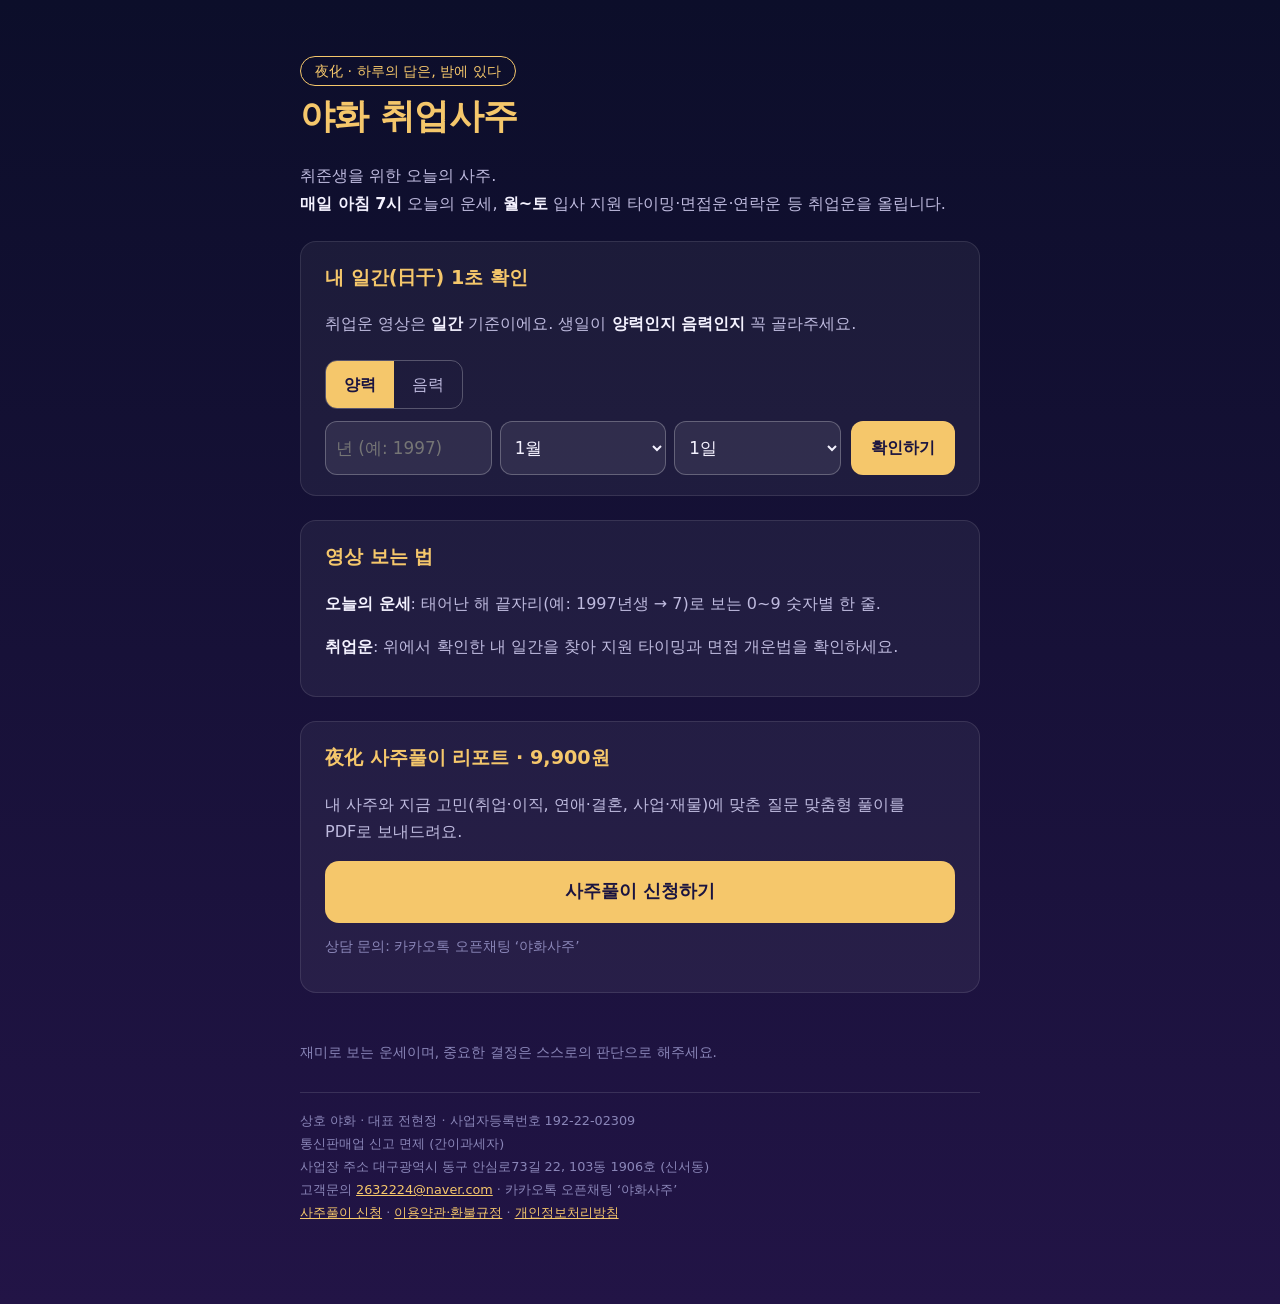
<file: index.html>
<!doctype html>
<html lang="ko">
<head>
<meta charset="utf-8">
<meta name="viewport" content="width=device-width,initial-scale=1">
<title>야화 취업사주</title>
<meta name="description" content="취준생을 위한 오늘의 사주 · 입사 지원 타이밍 · 면접 개운법. 생년월일로 내 일간 1초 확인">
<link rel="stylesheet" href="style.css">
</head>
<body>
<main>
  <span class="tag">夜化 · 하루의 답은, 밤에 있다</span>
  <h1>야화 취업사주</h1>
  <p>취준생을 위한 오늘의 사주.<br>
  <strong>매일 아침 7시</strong> 오늘의 운세, <strong>월~토</strong> 입사 지원 타이밍·면접운·연락운 등 취업운을 올립니다.</p>

  <div class="card" id="ilgan">
    <h2 style="margin-top:0">내 일간(日干) 1초 확인</h2>
    <p>취업운 영상은 <strong>일간</strong> 기준이에요. 생일이 <strong>양력인지 음력인지</strong> 꼭 골라주세요.</p>
    <div>
      <span class="seg" role="radiogroup" aria-label="양력/음력">
        <label><input type="radio" name="cal" value="solar" checked><span>양력</span></label>
        <label><input type="radio" name="cal" value="lunar"><span>음력</span></label>
      </span>
      <label class="leap" id="leapWrap" hidden><input type="checkbox" id="leap"> 윤달</label>
    </div>
    <div class="calc">
      <div class="ymd">
        <input id="y" type="number" inputmode="numeric" min="1930" max="2030" placeholder="년 (예: 1997)" aria-label="태어난 해">
        <select id="m" aria-label="월"></select>
        <select id="d" aria-label="일"></select>
      </div>
      <button id="go" type="button">확인하기</button>
    </div>
    <p class="err" id="err"></p>
    <div class="result" id="result" aria-live="polite">
      <p class="small" id="pillar"></p>
      <div class="big" id="stem"></div>
      <p><strong id="name"></strong></p>
      <p id="trait"></p>
      <p class="small">※ 밤 11시 이후 출생이라면 다음 날로도 한 번 확인해 보세요. (자시 기준은 학파마다 달라요)</p>
    </div>
  </div>

  <div class="card">
    <h2 style="margin-top:0">영상 보는 법</h2>
    <p><strong>오늘의 운세</strong>: 태어난 해 끝자리(예: 1997년생 → 7)로 보는 0~9 숫자별 한 줄.</p>
    <p><strong>취업운</strong>: 위에서 확인한 내 일간을 찾아 지원 타이밍과 면접 개운법을 확인하세요.</p>
  </div>

  <div class="card">
    <h2 style="margin-top:0">夜化 사주풀이 리포트 · 9,900원</h2>
    <p>내 사주와 지금 고민(취업·이직, 연애·결혼, 사업·재물)에 맞춘 질문 맞춤형 풀이를 PDF로 보내드려요.</p>
    <a class="btn" href="report.html">사주풀이 신청하기</a>
    <p class="small" style="margin-top:12px">상담 문의: 카카오톡 오픈채팅 ‘야화사주’</p>
  </div>

  <footer>
    재미로 보는 운세이며, 중요한 결정은 스스로의 판단으로 해주세요.<br>
    <div data-biz></div>
  </footer>
</main>
<script src="lunar.js"></script>
<script>
const STEMS = "갑을병정무기경신임계", HANJA = "甲乙丙丁戊己庚辛壬癸";
const BR = "자축인묘진사오미신유술해", BRH = "子丑寅卯辰巳午未申酉戌亥";
const EL = ["목","목","화","화","토","토","금","금","수","수"];
const TRAIT = [
  "곧게 뻗는 큰 나무. 리더십과 추진력이 강점이에요. 기획·관리 직무와 잘 맞아요.",
  "유연한 풀꽃. 협업과 적응력이 뛰어나요. 서비스·마케팅 직무와 잘 맞아요.",
  "하늘의 태양. 밝은 에너지와 발표력이 무기예요. 영업·홍보 직무와 잘 맞아요.",
  "따뜻한 촛불. 섬세한 집중력이 강점이에요. 연구·디자인 직무와 잘 맞아요.",
  "듬직한 큰 산. 신뢰감과 안정감을 줘요. 관리·공공 직무와 잘 맞아요.",
  "기름진 땅. 꼼꼼함과 실무력이 뛰어나요. 인사·회계 직무와 잘 맞아요.",
  "단단한 바위. 결단력과 원칙이 강점이에요. 엔지니어·법무 직무와 잘 맞아요.",
  "빛나는 보석. 감각과 완성도가 남달라요. 품질·디자인·금융 직무와 잘 맞아요.",
  "넓은 바다. 큰 시야와 전략이 강점이에요. 기획·무역 직무와 잘 맞아요.",
  "촉촉한 이슬비. 직관과 공감력이 뛰어나요. 상담·콘텐츠 직무와 잘 맞아요."
];
function pillar(y, m, d) {
  const days = Math.floor(Date.UTC(y, m - 1, d) / 86400000);
  const jdn = days + 2440588;               // 율리우스 적일
  return ((jdn + 49) % 60 + 60) % 60;       // 0 = 갑자 (2000-01-01 = 무오)
}
const $ = id => document.getElementById(id);
for (let i = 1; i <= 12; i++) $("m").add(new Option(i + "월", i));
for (let i = 1; i <= 31; i++) $("d").add(new Option(i + "일", i));
document.querySelectorAll('input[name=cal]').forEach(r => r.addEventListener("change", () => {
  $("leapWrap").hidden = !(document.querySelector('input[name=cal]:checked').value === "lunar");
}));
function fail(msg) { $("err").textContent = msg; $("err").style.display = "block"; $("result").classList.remove("show"); }
$("go").addEventListener("click", () => {
  $("err").style.display = "none";
  const y = +$("y").value, m = +$("m").value, d = +$("d").value;
  if (!(y >= 1930 && y <= 2030)) return fail("태어난 해를 1930~2030 사이로 넣어주세요.");
  const lunar = document.querySelector('input[name=cal]:checked').value === "lunar";
  const leap = lunar && $("leap").checked;
  let sy = y, sm = m, sd = d, from = "";
  if (lunar) {
    const r = lunarToSolar(y, m, d, leap);
    if (!r) return fail(leap ? `${y}년에는 윤${m}월이 없거나, 그 달에 ${d}일이 없어요.` : `음력 ${y}년 ${m}월에는 ${d}일이 없어요.`);
    [sy, sm, sd] = r;
    from = ` (음력 ${y}.${m}.${d}${leap ? " 윤달" : ""})`;
  } else {
    const t = new Date(Date.UTC(y, m - 1, d));
    if (t.getUTCMonth() !== m - 1) return fail(`양력 ${y}년 ${m}월에는 ${d}일이 없어요.`);
  }
  const p = pillar(sy, sm, sd), s = p % 10, b = p % 12;
  const ko = STEMS[s] + BR[b];
  const pillarName = ko === "병신" ? HANJA[s] + BRH[b] : ko + "(" + HANJA[s] + BRH[b] + ")";
  $("pillar").textContent = `양력 ${sy}.${sm}.${sd}${from} · 일주 ${pillarName}`;
  $("stem").textContent = HANJA[s];
  $("name").textContent = `내 일간은 ${STEMS[s]}${EL[s]} (${HANJA[s]})`;
  $("trait").textContent = TRAIT[s];
  $("result").classList.add("show");
});
</script>
<script src="biz.js"></script>
</body>
</html>
</file>
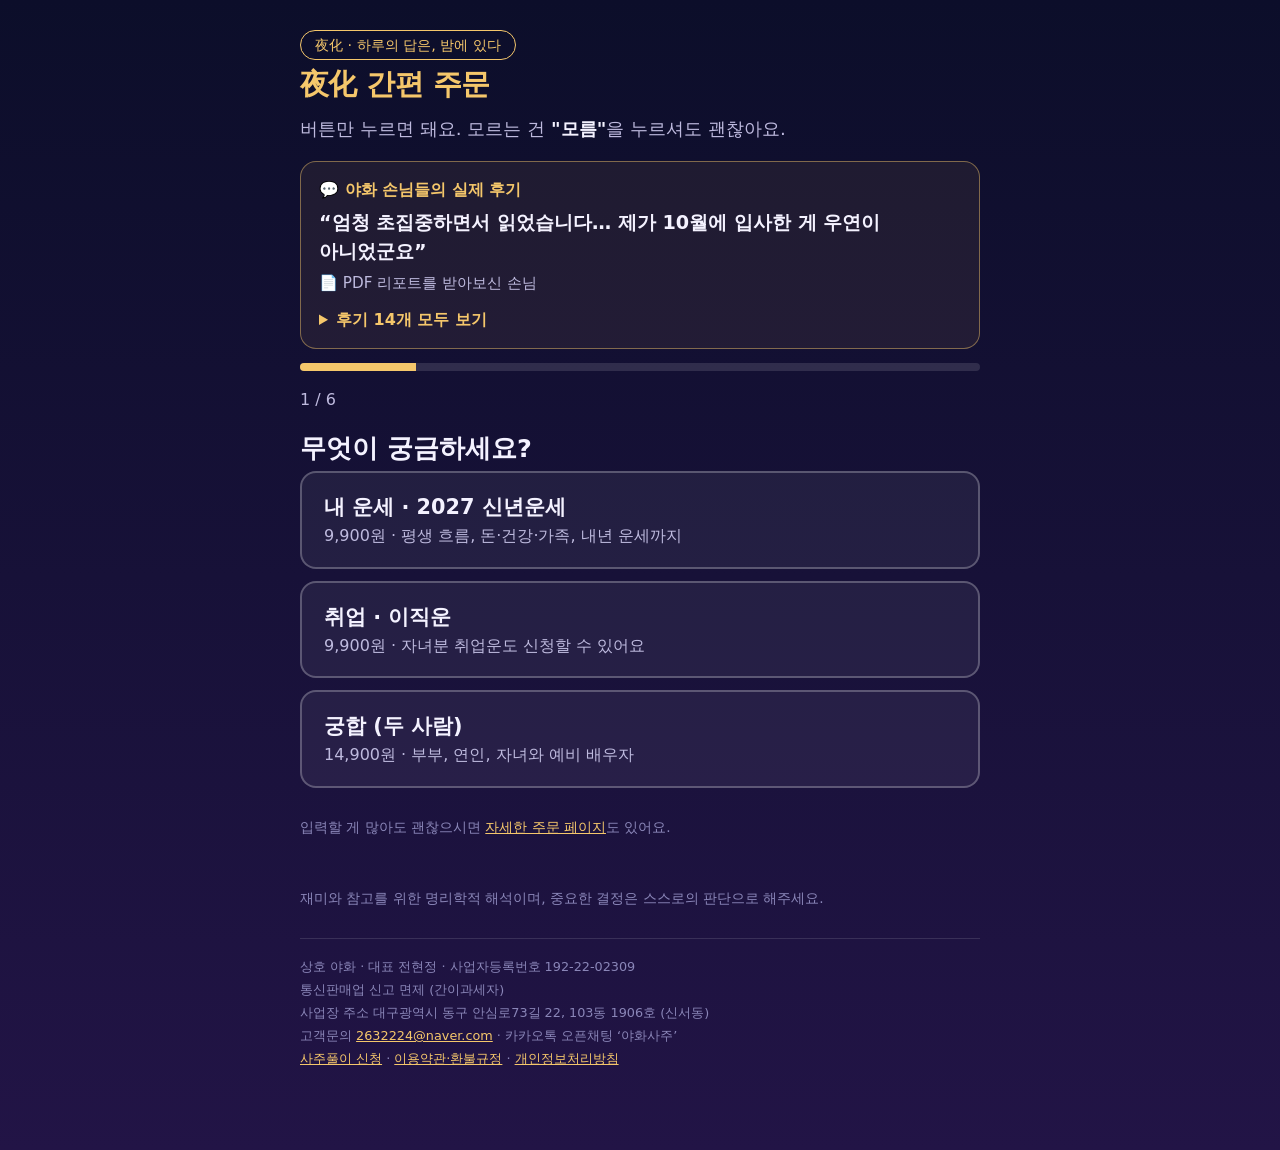
<file: easy.html>
<!doctype html>
<html lang="ko">
<head>
<meta charset="utf-8">
<meta name="viewport" content="width=device-width,initial-scale=1">
<title>夜化 간편 주문 · 야화</title>
<meta name="description" content="버튼만 눌러서 끝내는 夜化 사주풀이 간편 주문">
<link rel="stylesheet" href="style.css">
<style>
main{padding-top:28px;font-size:1.15rem}
h1{font-size:1.8rem}
.q{font-size:1.6rem;font-weight:800;color:var(--text);margin:8px 0 4px;line-height:1.4}
.hint{color:var(--sub);font-size:1.05rem;margin:0 0 14px}
.bar{height:8px;border-radius:99px;background:rgba(255,255,255,.12);margin:14px 0 6px;overflow:hidden}
.bar i{display:block;height:100%;background:var(--gold);width:0;transition:width .3s}
.stepno{color:var(--sub);font-size:1rem}
.pick{display:flex;flex-direction:column;gap:12px}
.pick button{font:inherit;font-size:1.3rem;font-weight:800;text-align:left;padding:20px 22px;border-radius:16px;border:2px solid rgba(255,255,255,.25);background:rgba(255,255,255,.06);color:var(--text);cursor:pointer;line-height:1.35}
.pick button small{display:block;font-size:1rem;font-weight:400;color:var(--sub);margin-top:4px}
.pick button.on{background:var(--gold);color:#1a1440;border-color:var(--gold)}
.pick button.on small{color:#3a2f60}
.two{flex-direction:row}.two button{flex:1;text-align:center}
.big-in{width:100%;font:inherit;font-size:1.35rem;padding:16px;border-radius:14px;border:2px solid rgba(255,255,255,.3);background:rgba(255,255,255,.08);color:var(--text);margin-bottom:12px}
select.big-in option{color:#111}
textarea.big-in{min-height:110px}
.nav{display:flex;gap:10px;margin-top:22px}
.nav button{font:inherit;font-size:1.3rem;font-weight:800;padding:18px;border-radius:16px;border:0;cursor:pointer}
.nav .back{flex:0 0 32%;background:rgba(255,255,255,.12);color:var(--text)}
.nav .next{flex:1;background:var(--gold);color:#1a1440}
.agree{border:2px solid rgba(255,255,255,.25);border-radius:16px;padding:16px 18px}
.agree .all{display:flex;gap:12px;align-items:center;font-size:1.3rem;font-weight:800;color:var(--text);cursor:pointer}
.agree input{width:28px;height:28px;accent-color:#f5c76b;flex:0 0 auto}
.agree ul{margin:12px 0 0;padding-left:1.1em;font-size:1rem}
.err{font-size:1.1rem;text-align:center}
.step{display:none}.step.show{display:block}
.pay{font-size:1.25rem;line-height:1.8}
.rv{margin:16px 0 4px;border:1px solid rgba(245,199,107,.45);border-radius:16px;padding:14px 18px;background:rgba(245,199,107,.07)}
.rv-h{font-size:1rem;color:var(--gold);font-weight:800;margin-bottom:6px}
.rv-q{font-size:1.2rem;color:var(--text);font-weight:700;line-height:1.5;min-height:3em;display:flex;align-items:center;transition:opacity .4s}
.rv-c{font-size:.95rem;color:var(--sub);margin-top:4px}
.rv details{margin-top:10px}.rv summary{cursor:pointer;color:var(--gold);font-weight:700;font-size:1rem}
.rv ul{list-style:none;padding:0;margin:10px 0 0}.rv li{padding:10px 0;border-top:1px solid rgba(255,255,255,.1)}
.rv li b{display:block;color:var(--text);font-size:1.1rem}.rv li span{font-size:.95rem;color:var(--sub)}
</style>
</head>
<body>
<main>
  <span class="tag">夜化 · 하루의 답은, 밤에 있다</span>
  <h1>夜化 간편 주문</h1>
  <p style="margin:4px 0 0">버튼만 누르면 돼요. 모르는 건 <strong>"모름"</strong>을 누르셔도 괜찮아요.</p>
  <div class="rv" id="rv">
    <div class="rv-h">💬 야화 손님들의 실제 후기</div>
    <div class="rv-q" id="rvq"></div>
    <div class="rv-c" id="rvc"></div>
    <details><summary>후기 14개 모두 보기</summary><ul id="rvl"></ul></details>
  </div>
  <div class="bar"><i id="bar"></i></div>
  <div style="display:flex;justify-content:space-between;align-items:center">
    <div class="stepno" id="stepno"></div>
    <button type="button" id="topBack" style="font:inherit;font-size:1.05rem;font-weight:700;padding:8px 16px;border-radius:12px;border:1px solid rgba(255,255,255,.3);background:rgba(255,255,255,.08);color:var(--text);cursor:pointer">← 이전으로</button>
  </div>

  <!-- 1. 상품 -->
  <section class="step" data-k="prod">
    <div class="q">무엇이 궁금하세요?</div>
    <div class="pick" data-name="prod">
      <button type="button" data-v="종합운">내 운세 · 2027 신년운세<small>9,900원 · 평생 흐름, 돈·건강·가족, 내년 운세까지</small></button>
      <button type="button" data-v="취업·이직운">취업 · 이직운<small>9,900원 · 자녀분 취업운도 신청할 수 있어요</small></button>
      <button type="button" data-v="궁합">궁합 (두 사람)<small>14,900원 · 부부, 연인, 자녀와 예비 배우자</small></button>
    </div>
  </section>

  <!-- 2. 이름·성별 -->
  <section class="step" data-k="me">
    <div class="q" id="meQ">풀이 받으실 분은 누구세요?</div>
    <p class="hint">이름 대신 별명도 좋아요. (예: 큰딸, 순이)</p>
    <input class="big-in" id="nick" maxlength="20" placeholder="이름 또는 별명">
    <div class="pick two" data-name="gender">
      <button type="button" data-v="F">여자</button>
      <button type="button" data-v="M">남자</button>
    </div>
  </section>

  <!-- 3. 생년월일 -->
  <section class="step" data-k="birth">
    <div class="q" id="birthQ">태어난 날을 골라주세요</div>
    <select class="big-in" id="by"></select>
    <div class="inline"><select class="big-in" id="bm"></select><select class="big-in" id="bd"></select></div>
    <div class="pick" data-name="cal">
      <button type="button" data-v="solar">양력이에요</button>
      <button type="button" data-v="lunar">음력이에요</button>
      <button type="button" data-v="unknown">잘 모르겠어요<small>괜찮아요. 오픈채팅에서 같이 확인해 드려요</small></button>
    </div>
  </section>

  <!-- 4. 시간 -->
  <section class="step" data-k="time">
    <div class="q" id="timeQ">태어난 시간을 아세요?</div>
    <p class="hint">몰라도 풀이할 수 있어요.</p>
    <div class="pick two" data-name="knowt">
      <button type="button" data-v="no">몰라요</button>
      <button type="button" data-v="yes">알아요</button>
    </div>
    <div id="hourBox" style="display:none;margin-top:14px">
      <p class="hint" style="margin-bottom:6px">👇 눌러서 태어난 시간을 골라주세요</p>
      <select class="big-in" id="hour"></select>
    </div>
  </section>

  <!-- 5~7. 궁합 상대 -->
  <section class="step" data-k="p_me" data-gung>
    <div class="q">상대방은 누구세요?</div>
    <input class="big-in" id="pnick" maxlength="20" placeholder="예) 남편, 남자친구, 사위">
    <div class="pick two" data-name="pgender">
      <button type="button" data-v="F">여자</button>
      <button type="button" data-v="M">남자</button>
    </div>
  </section>
  <section class="step" data-k="p_birth" data-gung>
    <div class="q">상대방이 태어난 날</div>
    <select class="big-in" id="py"></select>
    <div class="inline"><select class="big-in" id="pm"></select><select class="big-in" id="pd"></select></div>
    <div class="pick" data-name="pcal">
      <button type="button" data-v="solar">양력이에요</button>
      <button type="button" data-v="lunar">음력이에요</button>
      <button type="button" data-v="unknown">잘 모르겠어요</button>
    </div>
  </section>
  <section class="step" data-k="p_time" data-gung>
    <div class="q">상대방이 태어난 시간을 아세요?</div>
    <div class="pick two" data-name="pknowt">
      <button type="button" data-v="no">몰라요</button>
      <button type="button" data-v="yes">알아요</button>
    </div>
    <div id="phourBox" style="display:none;margin-top:14px">
      <p class="hint" style="margin-bottom:6px">👇 눌러서 태어난 시간을 골라주세요</p>
      <select class="big-in" id="phour"></select>
    </div>
  </section>

  <!-- 8. 질문 -->
  <section class="step" data-k="ask">
    <div class="q">특히 궁금한 게 있으세요?</div>
    <p class="hint">없으면 비워두고 "다음"을 누르세요.</p>
    <textarea class="big-in" id="q" maxlength="120" placeholder="예) 우리 아들 내년에 취업할 수 있을까요?"></textarea>
    <div class="q" style="font-size:1.35rem;margin-top:18px">인생에서 큰 일이 있었던 해가 있나요?</div>
    <p class="hint">적어주시면 풀이가 훨씬 정확해져요. 기억나는 것만, 없으면 비워두세요.</p>
    <textarea class="big-in" id="life" maxlength="200" placeholder="예) 1995년 결혼, 2008년 이사, 2019년 퇴직, 2022년 큰 수술"></textarea>
  </section>

  <!-- 9. 받는 곳 + 동의 -->
  <section class="step" data-k="end">
    <div class="q">풀이를 어디로 보내드릴까요?</div>
    <p class="hint">이메일이 없으면 비워두세요. <strong>카카오톡 오픈채팅으로 보내드려요.</strong></p>
    <input class="big-in" id="email" type="email" placeholder="이메일 (없으면 비워두세요)">
    <div class="agree">
      <label class="all"><input type="checkbox" id="agreeAll"> 아래 내용에 모두 동의해요 (필수)</label>
      <ul>
        <li><a href="terms.html" target="_blank">이용약관</a> 동의</li>
        <li><a href="privacy.html" target="_blank">개인정보 수집·이용 및 국외 이전</a> 동의 (풀이 후 7일 안에 삭제)</li>
        <li>맞춤 제작 콘텐츠라 <strong>발송 후에는 환불이 어려운 점</strong> 확인</li>
      </ul>
    </div>
  </section>

  <!-- 완료 -->
  <section class="step" data-k="done">
    <div class="q">✅ 거의 다 됐어요!</div>
    <button class="btn" type="button" id="fix" style="background:rgba(255,255,255,.12);color:var(--text)">← 잘못 적었어요 (고치러 가기)</button>
    <ol class="steps pay">
      <li><strong id="payAmount">9,900원</strong>을 보내주세요.<br>
        <span class="sample" style="display:block;margin-top:6px">카카오뱅크 <strong>3333-38-3553064</strong><br>예금주 <strong>야화사주</strong></span>
        <button class="btn" type="button" id="copyAcc">계좌번호 복사</button></li>
      <li>아래 버튼을 눌러 <strong>오픈채팅 '야화사주'</strong>에 들어가서, 채팅창을 길게 눌러 <strong>붙여넣기</strong> 해주세요.
        <a class="btn" id="goKakao" href="https://open.kakao.com/o/s6bPNkGh" target="_blank" rel="noopener">주문서 복사하고 오픈채팅 열기</a></li>
      <li>입금이 확인되면 풀이가 완성되는 대로 보내드려요.</li>
    </ol>
    <p class="small">붙여넣기가 안 되면 아래 내용을 길게 눌러 복사해 주세요.</p>
    <pre id="orderText" style="white-space:pre-wrap;background:rgba(255,255,255,.06);padding:12px;border-radius:10px;font-size:1rem"></pre>
  </section>

  <p class="err" id="err"></p>
  <div class="nav" id="nav">
    <button type="button" class="back" id="back">← 이전</button>
    <button type="button" class="next" id="next">다음 →</button>
  </div>

  <p class="small" style="margin-top:28px">입력할 게 많아도 괜찮으시면 <a href="report.html">자세한 주문 페이지</a>도 있어요.</p>
  <footer>
    재미와 참고를 위한 명리학적 해석이며, 중요한 결정은 스스로의 판단으로 해주세요.
    <div data-biz></div>
  </footer>
</main>
<script src="lunar.js"></script>
<script src="biz.js"></script>
<script>
const $ = id => document.getElementById(id);
const ANIMAL = ["원숭이", "닭", "개", "돼지", "쥐", "소", "호랑이", "토끼", "용", "뱀", "말", "양"];
const SIJI = [["모름", "모르겠어요"], ["00:30", "자시 · 밤 11시 반 ~ 새벽 1시 반"], ["02:30", "축시 · 새벽 1시 반 ~ 3시 반"],
  ["04:30", "인시 · 새벽 3시 반 ~ 5시 반"], ["06:30", "묘시 · 새벽 5시 반 ~ 7시 반"], ["08:30", "진시 · 아침 7시 반 ~ 9시 반"],
  ["10:30", "사시 · 오전 9시 반 ~ 11시 반"], ["12:30", "오시 · 낮 11시 반 ~ 1시 반"], ["14:30", "미시 · 낮 1시 반 ~ 3시 반"],
  ["16:30", "신시 · 오후 3시 반 ~ 5시 반"], ["18:30", "유시 · 저녁 5시 반 ~ 7시 반"], ["20:30", "술시 · 저녁 7시 반 ~ 9시 반"],
  ["22:30", "해시 · 밤 9시 반 ~ 11시 반"]];
function fillDate(y, m, d, def) {
  $(y).innerHTML = `<option value="">태어난 해</option>` + Array.from({length: 2012 - 1935}, (_, i) => 2011 - i)
    .map(v => `<option value="${v}">${v}년 (${String(v % 100).padStart(2, "0")}년생 · ${ANIMAL[v % 12]}띠)</option>`).join("");
  $(m).innerHTML = `<option value="">월</option>` + Array.from({length: 12}, (_, i) => `<option value="${i + 1}">${i + 1}월</option>`).join("");
  $(d).innerHTML = `<option value="">일</option>` + Array.from({length: 31}, (_, i) => `<option value="${i + 1}">${i + 1}일</option>`).join("");
  if (def) $(y).value = def;
}
fillDate("by", "bm", "bd", 1970); fillDate("py", "pm", "pd", 1970);
for (const h of ["hour", "phour"]) $(h).innerHTML = `<option value="">여기를 눌러 고르세요</option>` + SIJI.slice(1).map(([v, t]) => `<option value="${v}">${t}</option>`).join("");

const val = {};
document.querySelectorAll(".pick").forEach(g => g.addEventListener("click", e => {
  const b = e.target.closest("button"); if (!b) return;
  g.querySelectorAll("button").forEach(x => x.classList.toggle("on", x === b));
  val[g.dataset.name] = b.dataset.v;
  err("");
  if (g.dataset.name === "prod") setTimeout(() => go(1), 250);
  if (g.dataset.name === "knowt") $("hourBox").style.display = b.dataset.v === "yes" ? "block" : "none";
  if (g.dataset.name === "pknowt") $("phourBox").style.display = b.dataset.v === "yes" ? "block" : "none";   // 상품은 누르면 바로 다음
}));

const steps = [...document.querySelectorAll(".step")];
let cur = 0;
const isGung = () => val.prod === "궁합";
const visible = () => steps.filter(s => s.dataset.k !== "done" && (!s.hasAttribute("data-gung") || isGung()));
function err(t) { $("err").textContent = t; $("err").style.display = t ? "block" : "none"; }
let fromPop = false;
function show(i, pop) {
  fromPop = !!pop;
  const vis = visible();
  cur = i;
  steps.forEach(s => s.classList.toggle("show", s === vis[i]));
  $("bar").style.width = `${Math.round((i + 1) / vis.length * 100)}%`;
  $("stepno").textContent = `${i + 1} / ${vis.length}`;
  $("back").style.visibility = i === 0 ? "hidden" : "visible";
  $("topBack").style.visibility = i === 0 ? "hidden" : "visible";
  if (!fromPop) history.pushState({i}, "");
  $("next").textContent = i === vis.length - 1 ? "주문서 만들기 ✓" : "다음 →";
  $("nav").style.display = vis[i].dataset.k === "prod" && !val.prod ? "none" : "flex";
  const g = isGung();
  $("meQ").textContent = g ? "먼저, 본인은 누구세요?" : "풀이 받으실 분은 누구세요?";
  $("birthQ").textContent = g ? "본인이 태어난 날" : "태어난 날을 골라주세요";
  $("timeQ").textContent = g ? "본인이 태어난 시간을 아세요?" : "태어난 시간을 아세요?";
  window.scrollTo({top: 0, behavior: "smooth"});
}
function check(k) {
  if (k === "prod" && !val.prod) return "무엇이 궁금한지 골라주세요.";
  if (k === "me" && !$("nick").value.trim()) return "이름이나 별명을 적어주세요.";
  if (k === "me" && !val.gender) return "여자/남자를 골라주세요.";
  if (k === "birth" && !($("by").value && $("bm").value && $("bd").value)) return "태어난 해, 월, 일을 모두 골라주세요.";
  if (k === "birth" && !val.cal) return "양력인지 음력인지 골라주세요. 모르면 '잘 모르겠어요'를 누르세요.";
  if (k === "time" && !val.knowt) return "태어난 시간을 아시는지 골라주세요. 몰라도 괜찮아요.";
  if (k === "time" && val.knowt === "yes" && !$("hour").value) return "태어난 시간을 골라주세요.";
  if (k === "p_time" && !val.pknowt) return "상대방 태어난 시간을 아시는지 골라주세요.";
  if (k === "p_time" && val.pknowt === "yes" && !$("phour").value) return "상대방 태어난 시간을 골라주세요.";
  if (k === "p_me" && !$("pnick").value.trim()) return "상대방 이름이나 별명을 적어주세요.";
  if (k === "p_me" && !val.pgender) return "상대방 여자/남자를 골라주세요.";
  if (k === "p_birth" && !($("py").value && $("pm").value && $("pd").value)) return "상대방 태어난 해, 월, 일을 골라주세요.";
  if (k === "p_birth" && !val.pcal) return "상대방 양력/음력을 골라주세요.";
  if (k === "end" && $("email").value.trim() && !$("email").checkValidity()) return "이메일 주소를 다시 확인해 주세요.";
  if (k === "end" && !$("agreeAll").checked) return "동의에 체크해 주세요.";
  return "";
}
function go(dir) {
  const vis = visible();
  if (dir > 0) { const m = check(vis[cur].dataset.k); if (m) return err(m); }
  err("");
  if (dir > 0 && cur === vis.length - 1) return finish();
  show(Math.max(0, cur + dir));
}
$("next").onclick = () => go(1);
$("back").onclick = () => go(-1);
$("topBack").onclick = () => go(-1);
$("fix").onclick = () => { $("nav").style.display = "flex"; show(visible().length - 1); };
history.replaceState({i: 0}, "");
window.addEventListener("popstate", e => {   // 휴대폰 '뒤로가기'를 눌러도 이전 질문으로
  const i = e.state && typeof e.state.i === "number" ? e.state.i : 0;
  $("nav").style.display = "flex";
  show(Math.min(i, visible().length - 1), true);
});

const pad = n => String(n).padStart(2, "0");
const calName = c => c === "solar" ? "양력" : c === "lunar" ? "음력" : "양력/음력 모름";
const one = v => v.trim().replace(/\s+/g, " ");
let text = "";
function finish() {
  const now = new Date();
  const id = `YH-${pad(now.getMonth() + 1)}${pad(now.getDate())}-${Math.floor(1000 + Math.random() * 9000)}`;
  const lines = [
    "[夜化 간편 주문]", `주문번호: ${id}`, `상품: ${val.prod}`,
    `이름: ${one($("nick").value)}`, `성별: ${val.gender === "M" ? "남" : "여"}`,
    `생년월일: ${calName(val.cal)} ${$("by").value}-${pad($("bm").value)}-${pad($("bd").value)} (${ANIMAL[$("by").value % 12]}띠)`,
    `시간: ${val.knowt === "yes" ? $("hour").value + " (" + $("hour").selectedOptions[0].text.split(" · ")[0] + ")" : "모름"}`,
  ];
  if (isGung()) lines.push(
    `상대이름: ${one($("pnick").value)}`, `상대성별: ${val.pgender === "M" ? "남" : "여"}`,
    `상대생년월일: ${calName(val.pcal)} ${$("py").value}-${pad($("pm").value)}-${pad($("pd").value)}`,
    `상대시간: ${val.pknowt === "yes" ? $("phour").value + " (" + $("phour").selectedOptions[0].text.split(" · ")[0] + ")" : "모름"}`);
  const life = one($("life").value);
  lines.push(`질문: ${one($("q").value) || "전체 흐름이 궁금해요"}`,
    `상황: ${life ? "[인생의 큰 일] " + life : "-"}`,
    `받는 곳: ${$("email").value.trim() || "카카오톡 오픈채팅"}`,
    `입금자명: ${one($("nick").value).slice(0, 5)}${id.slice(-4)}`);
  text = lines.join("\n");
  $("orderText").textContent = text;
  $("payAmount").textContent = isGung() ? "14,900원" : "9,900원";
  copy(text);
  steps.forEach(s => s.classList.toggle("show", s.dataset.k === "done"));
  $("nav").style.display = "none"; $("stepno").textContent = "마지막 단계"; $("bar").style.width = "100%";
  $("topBack").style.visibility = "hidden";
  history.pushState({i: visible().length - 1, done: 1}, "");
  window.scrollTo({top: 0, behavior: "smooth"});
}
function fallbackCopy(t) {
  const a = document.createElement("textarea"); a.value = t; document.body.appendChild(a); a.select();
  try { document.execCommand("copy"); } catch (e) {} a.remove();
}
function copy(t) {
  if (navigator.clipboard && window.isSecureContext) return navigator.clipboard.writeText(t).catch(() => fallbackCopy(t));
  fallbackCopy(t);
}
$("copyAcc").onclick = () => { copy("3333383553064"); $("copyAcc").textContent = "복사됐어요 ✓"; };
$("goKakao").addEventListener("click", () => copy(text));
show(0, true);
</script>
<script>
const REVIEWS = [   // 손님이 실제로 한 말 그대로 (이름은 넣지 않음)
  ["“엄청 초집중하면서 읽었습니다… 제가 10월에 입사한 게 우연이 아니었군요”", "📄 PDF 리포트를 받아보신 손님"],
  ["“정말 용하신 것 같습니다”", "📄 PDF 리포트를 받아보신 손님"],
  ["“2027년 결혼감이 오신다고 하셔서 안심이 되네요”", "📄 PDF 리포트를 받아보신 손님"],
  ["“제가 누군지 알고 얘기하는 거 맞죠?”", "성향과 고민을 짚어드렸을 때"],
  ["“소름이에요… 2004 딸이에요”", "2004년에 자식운이 들어온다고 말씀드렸을 때"],
  ["“잘 읽어봤어요, 맞는 말씀이시네요”", "📄 PDF 리포트를 받아보신 손님"],
  ["“속이 후련해진 거 같네요”", "결혼 고민 상담을 마치고"],
  ["“어떻게 아셨는지.. 깜놀입니다”", "지나온 인생의 큰일이 있던 해를 짚었을 때"],
  ["“말씀주신 대로 운이 좋고 잘 풀렸습니다~”", "몇 달 뒤 다시 연락 주신 손님 · 조심하라던 일도 무사히"],
  ["“해주신 모든 말들 제 얘기예요ㅠ”", "요즘 마음고생을 짚어드렸을 때"],
  ["“정확하시네요 ㅎㅎ”", "돈이냐 승진이냐, 갈림길에서의 선택을 맞췄을 때"],
  ["“진짜 모이면 쓸 일 생기는 거 진짜… 적금이라도 하나 해야겠어요”", "돈이 새는 이유를 말씀드렸을 때"],
  ["“너무 잘 맞추시는 것 같아 깜놀했습니다”", "상담을 마치며"],
  ["“돈 주고 보는 것보다 훨씬 잘 보세요~”", "상담을 마치며"],
];
(function () {
  const q = document.getElementById("rvq"), c = document.getElementById("rvc");
  document.getElementById("rvl").innerHTML = REVIEWS.map(([a, b]) => `<li><b>${a}</b><span>${b}</span></li>`).join("");
  let i = 0;
  function show() { q.style.opacity = 0; setTimeout(() => { q.textContent = REVIEWS[i][0]; c.textContent = REVIEWS[i][1]; q.style.opacity = 1; i = (i + 1) % REVIEWS.length; }, 300); }
  show(); setInterval(show, 4500);
})();
</script>
</body>
</html>
</file>
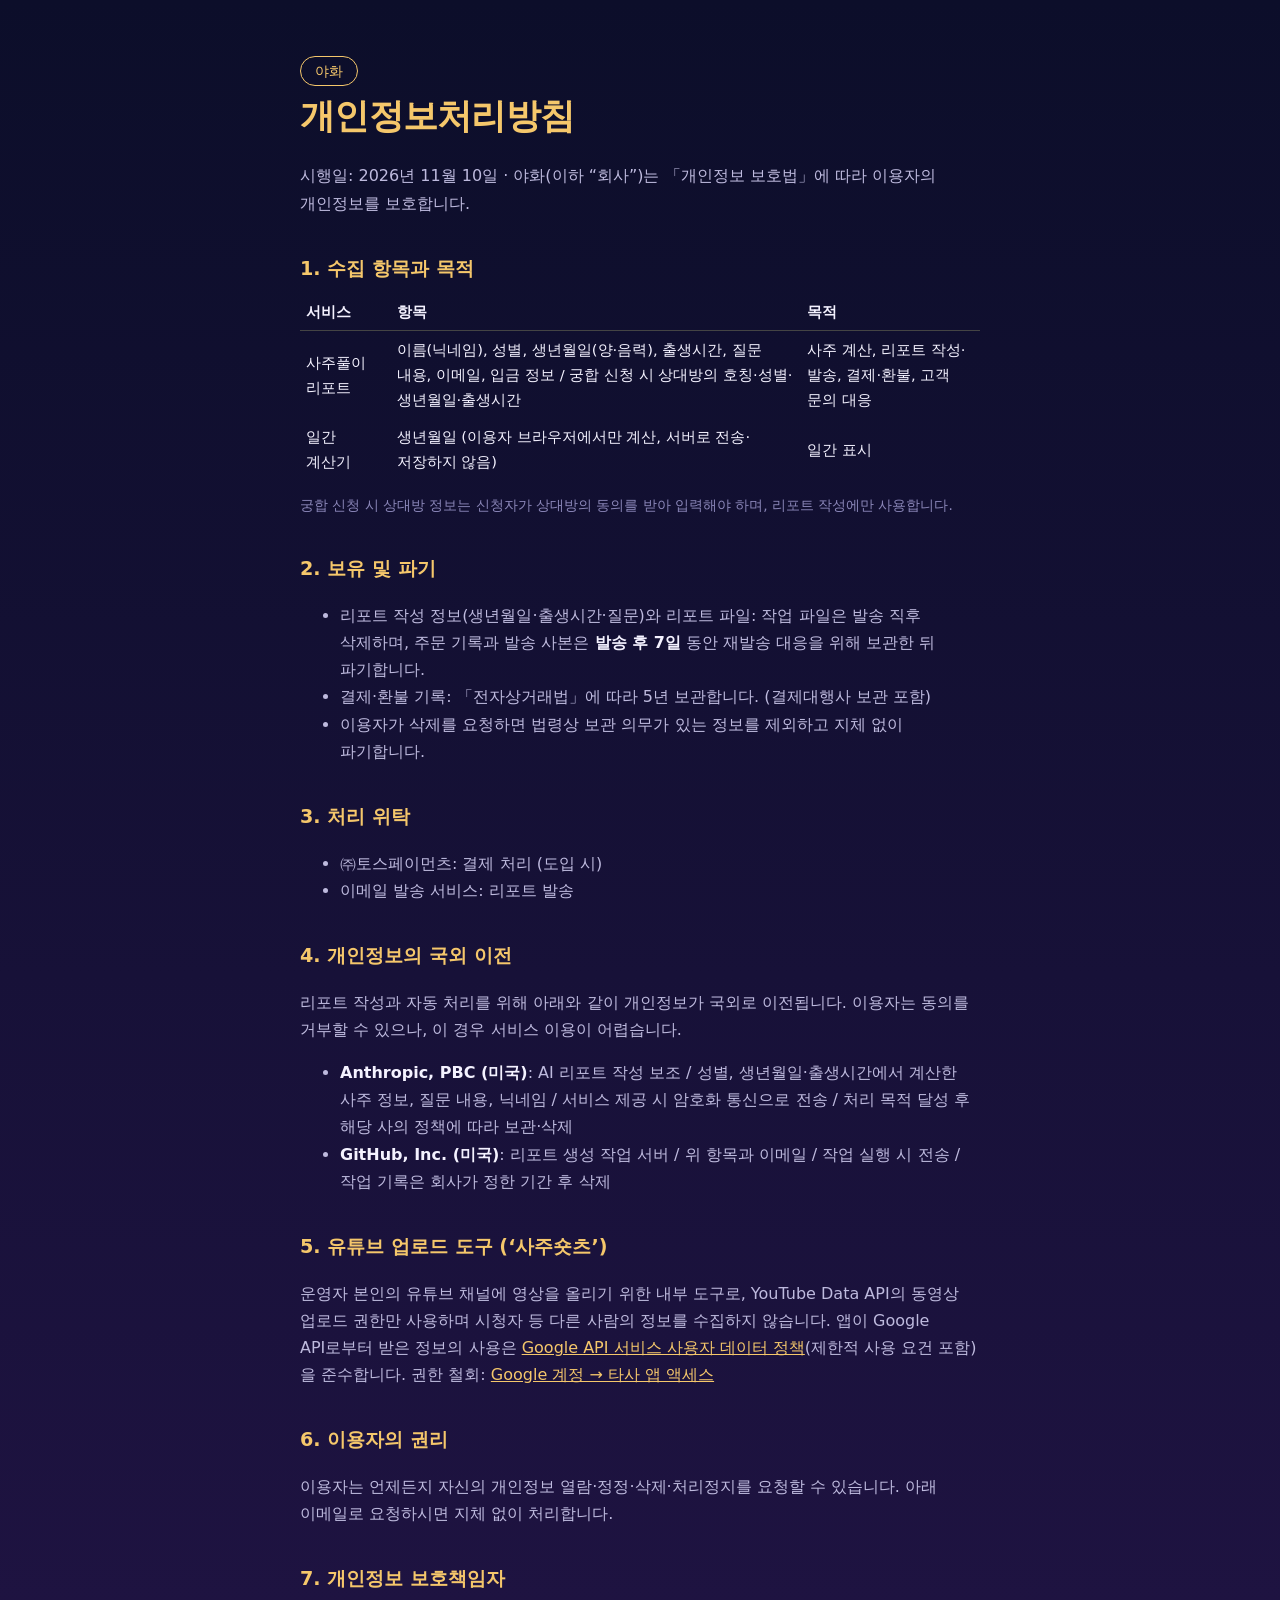
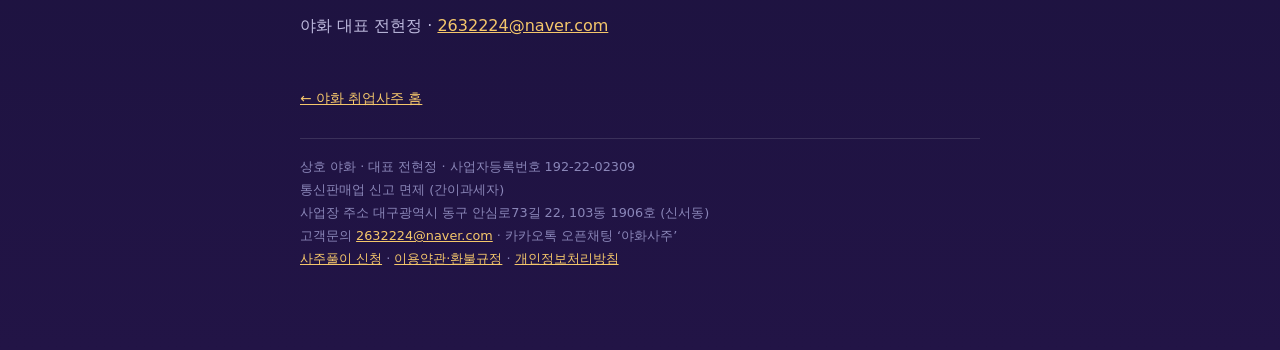
<file: privacy.html>
<!doctype html>
<html lang="ko">
<head>
<meta charset="utf-8">
<meta name="viewport" content="width=device-width,initial-scale=1">
<title>개인정보처리방침 · 야화</title>
<link rel="stylesheet" href="style.css">
</head>
<body>
<main>
  <span class="tag">야화</span>
  <h1>개인정보처리방침</h1>
  <p>시행일: 2026년 11월 10일 · 야화(이하 “회사”)는 「개인정보 보호법」에 따라 이용자의 개인정보를 보호합니다.</p>

  <h2>1. 수집 항목과 목적</h2>
  <table style="width:100%;border-collapse:collapse;font-size:.92rem">
    <tr><th style="text-align:left;padding:6px;border-bottom:1px solid #444">서비스</th><th style="text-align:left;padding:6px;border-bottom:1px solid #444">항목</th><th style="text-align:left;padding:6px;border-bottom:1px solid #444">목적</th></tr>
    <tr><td style="padding:6px">사주풀이 리포트</td><td style="padding:6px">이름(닉네임), 성별, 생년월일(양·음력), 출생시간, 질문 내용, 이메일, 입금 정보 / 궁합 신청 시 상대방의 호칭·성별·생년월일·출생시간</td><td style="padding:6px">사주 계산, 리포트 작성·발송, 결제·환불, 고객 문의 대응</td></tr>
    <tr><td style="padding:6px">일간 계산기</td><td style="padding:6px">생년월일 (이용자 브라우저에서만 계산, 서버로 전송·저장하지 않음)</td><td style="padding:6px">일간 표시</td></tr>
  </table>

  <p class="small">궁합 신청 시 상대방 정보는 신청자가 상대방의 동의를 받아 입력해야 하며, 리포트 작성에만 사용합니다.</p>

  <h2>2. 보유 및 파기</h2>
  <ul>
    <li>리포트 작성 정보(생년월일·출생시간·질문)와 리포트 파일: 작업 파일은 발송 직후 삭제하며, 주문 기록과 발송 사본은 <strong>발송 후 7일</strong> 동안 재발송 대응을 위해 보관한 뒤 파기합니다.</li>
    <li>결제·환불 기록: 「전자상거래법」에 따라 5년 보관합니다. (결제대행사 보관 포함)</li>
    <li>이용자가 삭제를 요청하면 법령상 보관 의무가 있는 정보를 제외하고 지체 없이 파기합니다.</li>
  </ul>

  <h2>3. 처리 위탁</h2>
  <ul>
    <li>㈜토스페이먼츠: 결제 처리 (도입 시)</li>
    <li>이메일 발송 서비스: 리포트 발송</li>
  </ul>

  <h2>4. 개인정보의 국외 이전</h2>
  <p>리포트 작성과 자동 처리를 위해 아래와 같이 개인정보가 국외로 이전됩니다. 이용자는 동의를 거부할 수 있으나, 이 경우 서비스 이용이 어렵습니다.</p>
  <ul>
    <li><strong>Anthropic, PBC (미국)</strong>: AI 리포트 작성 보조 / 성별, 생년월일·출생시간에서 계산한 사주 정보, 질문 내용, 닉네임 / 서비스 제공 시 암호화 통신으로 전송 / 처리 목적 달성 후 해당 사의 정책에 따라 보관·삭제</li>
    <li><strong>GitHub, Inc. (미국)</strong>: 리포트 생성 작업 서버 / 위 항목과 이메일 / 작업 실행 시 전송 / 작업 기록은 회사가 정한 기간 후 삭제</li>
  </ul>

  <h2>5. 유튜브 업로드 도구 (‘사주숏츠’)</h2>
  <p>운영자 본인의 유튜브 채널에 영상을 올리기 위한 내부 도구로, YouTube Data API의 동영상 업로드 권한만 사용하며 시청자 등 다른 사람의 정보를 수집하지 않습니다. 앱이 Google API로부터 받은 정보의 사용은
  <a href="https://developers.google.com/terms/api-services-user-data-policy" rel="noopener">Google API 서비스 사용자 데이터 정책</a>(제한적 사용 요건 포함)을 준수합니다.
  권한 철회: <a href="https://myaccount.google.com/permissions" rel="noopener">Google 계정 → 타사 앱 액세스</a></p>

  <h2>6. 이용자의 권리</h2>
  <p>이용자는 언제든지 자신의 개인정보 열람·정정·삭제·처리정지를 요청할 수 있습니다. 아래 이메일로 요청하시면 지체 없이 처리합니다.</p>

  <h2>7. 개인정보 보호책임자</h2>
  <p>야화 대표 전현정 · <a href="mailto:2632224@naver.com">2632224@naver.com</a></p>

  <footer><a href="index.html">← 야화 취업사주 홈</a><div data-biz></div></footer>
</main>
<script src="biz.js"></script>
</body>
</html>
</file>
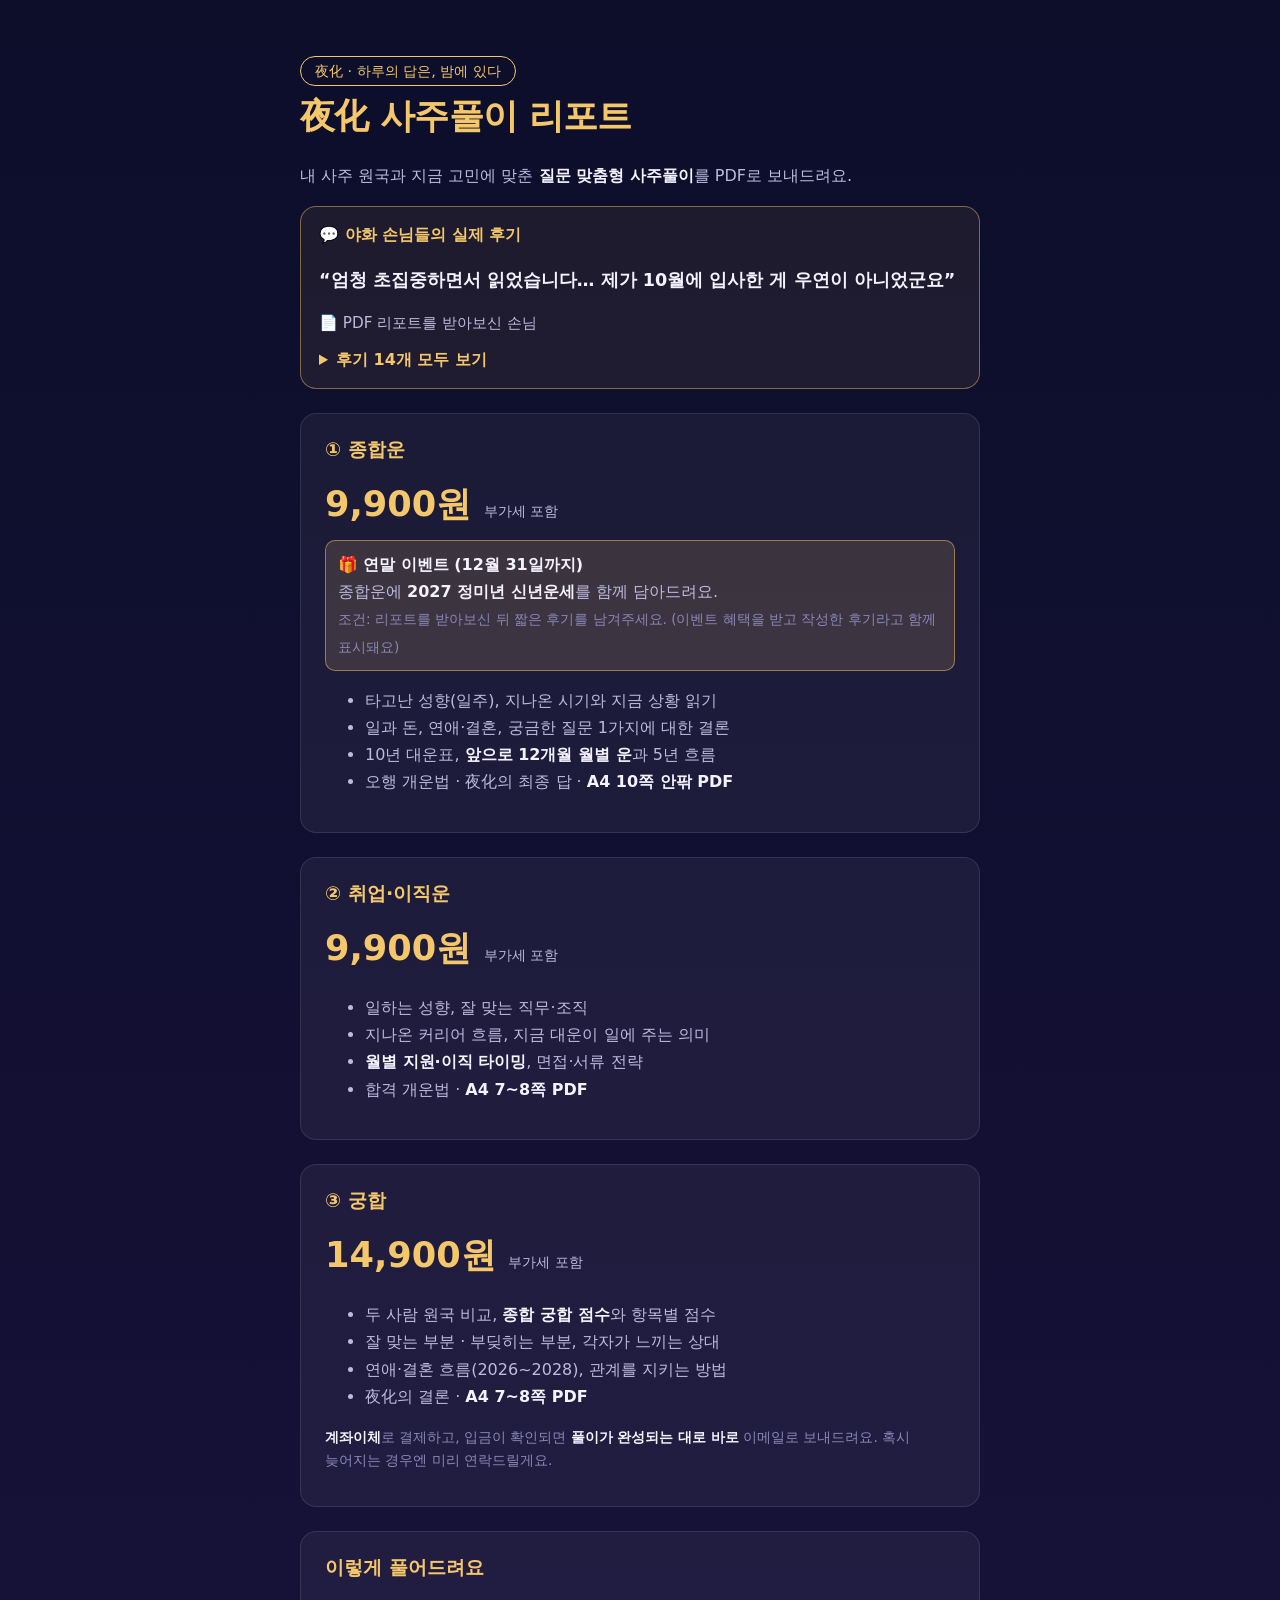
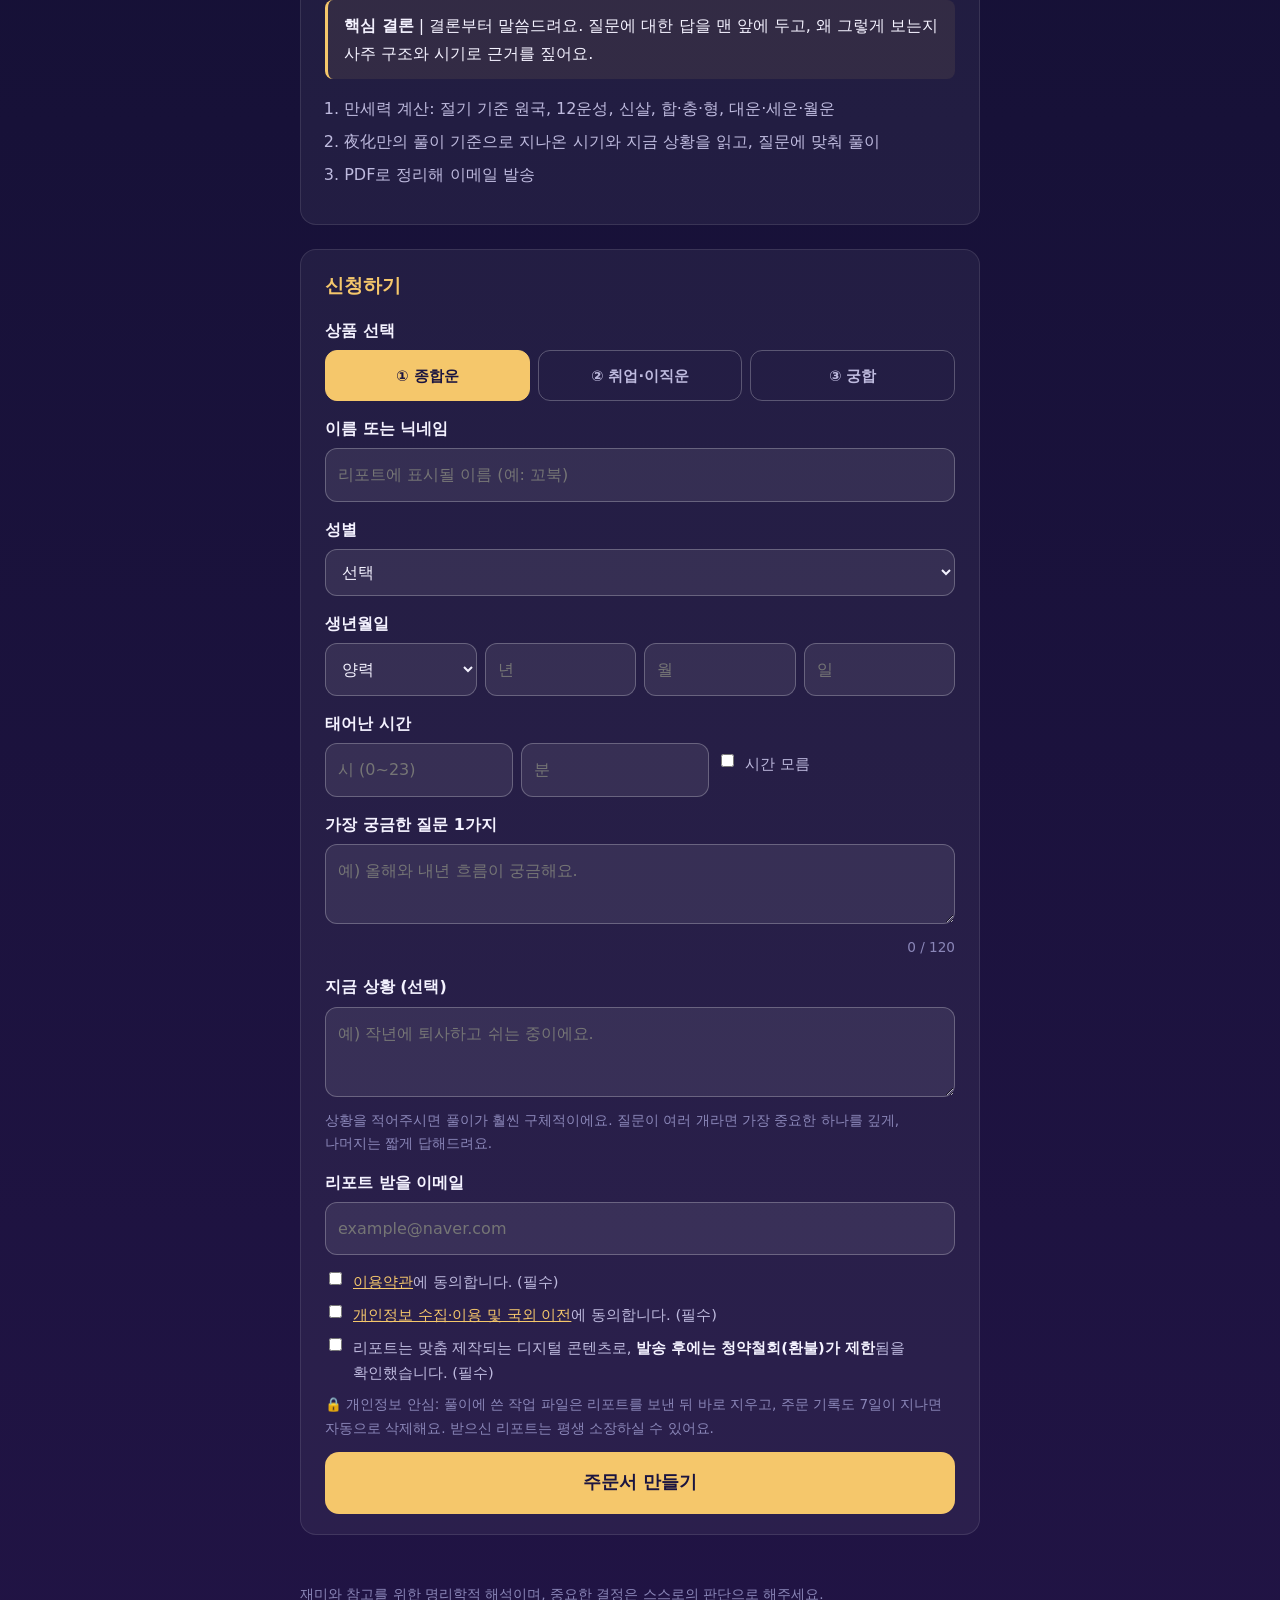
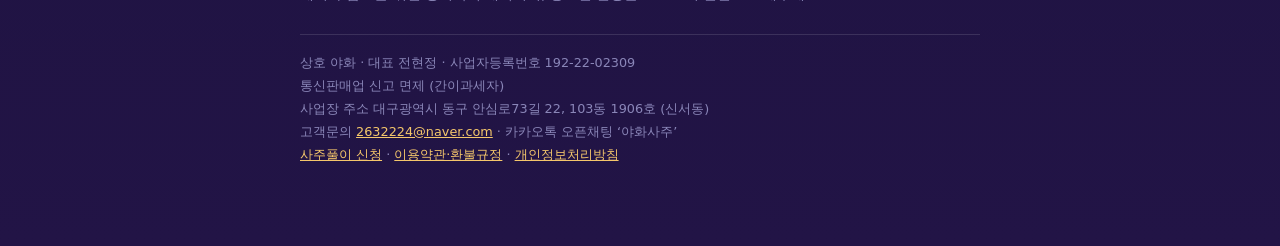
<file: report.html>
<!doctype html>
<html lang="ko">
<head>
<meta charset="utf-8">
<meta name="viewport" content="width=device-width,initial-scale=1">
<title>夜化 사주풀이 리포트 · 야화</title>
<meta name="description" content="내 사주와 지금의 고민에 맞춘 夜化 기본 사주풀이 리포트. 9,900원, 이메일 PDF 발송.">
<link rel="stylesheet" href="style.css">
<style>
.rv{margin:16px 0 4px;border:1px solid rgba(245,199,107,.45);border-radius:16px;padding:14px 18px;background:rgba(245,199,107,.07)}
.rv-h{font-size:1rem;color:var(--gold);font-weight:800;margin-bottom:6px}
.rv-q{font-size:1.2rem;color:var(--text);font-weight:700;line-height:1.5;min-height:3em;display:flex;align-items:center;transition:opacity .4s}
.rv-c{font-size:.95rem;color:var(--sub);margin-top:4px}
.rv details{margin-top:10px}.rv summary{cursor:pointer;color:var(--gold);font-weight:700;font-size:1rem}
.rv ul{list-style:none;padding:0;margin:10px 0 0}.rv li{padding:10px 0;border-top:1px solid rgba(255,255,255,.1)}
.rv li b{display:block;color:var(--text);font-size:1.1rem}.rv li span{font-size:.95rem;color:var(--sub)}
.rv-q{font-size:1.1rem}
</style>
</head>
<body>
<main>
  <span class="tag">夜化 · 하루의 답은, 밤에 있다</span>
  <h1>夜化 사주풀이 리포트</h1>
  <p>내 사주 원국과 지금 고민에 맞춘 <strong>질문 맞춤형 사주풀이</strong>를 PDF로 보내드려요.</p>

  <div class="rv" id="rv">
    <div class="rv-h">💬 야화 손님들의 실제 후기</div>
    <div class="rv-q" id="rvq"></div>
    <div class="rv-c" id="rvc"></div>
    <details><summary>후기 14개 모두 보기</summary><ul id="rvl"></ul></details>
  </div>
  <div class="card">
    <h2 style="margin-top:0">① 종합운</h2>
    <div class="price">9,900원 <small>부가세 포함</small></div>
    <p style="margin:6px 0 10px;padding:10px 12px;border-radius:10px;background:rgba(245,199,107,.15);border:1px solid rgba(245,199,107,.5)">
      🎁 <strong>연말 이벤트 (12월 31일까지)</strong><br>종합운에 <strong>2027 정미년 신년운세</strong>를 함께 담아드려요.<br>
      <span class="small">조건: 리포트를 받아보신 뒤 짧은 후기를 남겨주세요. (이벤트 혜택을 받고 작성한 후기라고 함께 표시돼요)</span></p>
    <ul>
      <li>타고난 성향(일주), 지나온 시기와 지금 상황 읽기</li>
      <li>일과 돈, 연애·결혼, 궁금한 질문 1가지에 대한 결론</li>
      <li>10년 대운표, <strong>앞으로 12개월 월별 운</strong>과 5년 흐름</li>
      <li>오행 개운법 · 夜化의 최종 답 · <strong>A4 10쪽 안팎 PDF</strong></li>
    </ul>
  </div>
  <div class="card">
    <h2 style="margin-top:0">② 취업·이직운</h2>
    <div class="price">9,900원 <small>부가세 포함</small></div>
    <ul>
      <li>일하는 성향, 잘 맞는 직무·조직</li>
      <li>지나온 커리어 흐름, 지금 대운이 일에 주는 의미</li>
      <li><strong>월별 지원·이직 타이밍</strong>, 면접·서류 전략</li>
      <li>합격 개운법 · <strong>A4 7~8쪽 PDF</strong></li>
    </ul>
  </div>
  <div class="card">
    <h2 style="margin-top:0">③ 궁합</h2>
    <div class="price">14,900원 <small>부가세 포함</small></div>
    <ul>
      <li>두 사람 원국 비교, <strong>종합 궁합 점수</strong>와 항목별 점수</li>
      <li>잘 맞는 부분 · 부딪히는 부분, 각자가 느끼는 상대</li>
      <li>연애·결혼 흐름(2026~2028), 관계를 지키는 방법</li>
      <li>夜化의 결론 · <strong>A4 7~8쪽 PDF</strong></li>
    </ul>
    <p class="small"><strong>계좌이체</strong>로 결제하고, 입금이 확인되면 <strong>풀이가 완성되는 대로 바로</strong> 이메일로 보내드려요. 혹시 늦어지는 경우엔 미리 연락드릴게요.</p>
  </div>

  <div class="card">
    <h2 style="margin-top:0">이렇게 풀어드려요</h2>
    <p class="sample"><strong>핵심 결론</strong> | 결론부터 말씀드려요. 질문에 대한 답을 맨 앞에 두고, 왜 그렇게 보는지 사주 구조와 시기로 근거를 짚어요.</p>
    <ol class="steps">
      <li>만세력 계산: 절기 기준 원국, 12운성, 신살, 합·충·형, 대운·세운·월운</li>
      <li>夜化만의 풀이 기준으로 지나온 시기와 지금 상황을 읽고, 질문에 맞춰 풀이</li>
      <li>PDF로 정리해 이메일 발송</li>
    </ol>
  </div>

  <div class="card" id="apply">
    <h2 style="margin-top:0">신청하기</h2>
    <form id="orderForm" onsubmit="return false">
      <div class="row"><label class="t">상품 선택</label>
        <div class="prod">
          <label><input type="radio" name="prod" value="종합운" checked><span>① 종합운</span></label>
          <label><input type="radio" name="prod" value="취업·이직운"><span>② 취업·이직운</span></label>
          <label><input type="radio" name="prod" value="궁합"><span>③ 궁합</span></label>
        </div></div>
      <p class="small" id="me-title" style="display:none;margin:0"><strong>나의 정보</strong></p>
      <div class="row"><label class="t" for="nick">이름 또는 닉네임</label>
        <input type="text" id="nick" maxlength="20" placeholder="리포트에 표시될 이름 (예: 꼬북)" required></div>
      <div class="row"><label class="t">성별</label>
        <div class="inline"><select id="gender" required><option value="">선택</option><option value="F">여성</option><option value="M">남성</option></select></div></div>
      <div class="row"><label class="t">생년월일</label>
        <div class="inline">
          <select id="cal" required><option value="solar">양력</option><option value="lunar">음력</option><option value="leap">음력(윤달)</option></select>
          <input type="number" id="by" min="1930" max="2030" placeholder="년" required>
          <input type="number" id="bm" min="1" max="12" placeholder="월" required>
          <input type="number" id="bd" min="1" max="31" placeholder="일" required>
        </div></div>
      <div class="row"><label class="t">태어난 시간</label>
        <div class="inline">
          <input type="number" id="hh" min="0" max="23" placeholder="시 (0~23)">
          <input type="number" id="mi" min="0" max="59" placeholder="분">
          <label class="check" style="flex:1 1 140px"><input type="checkbox" id="notime"> 시간 모름</label>
        </div></div>
      <div id="partner" style="display:none" class="sample">
        <p style="margin:0 0 6px"><strong>💞 상대방 정보</strong> <span class="small">(상대방의 동의를 받아 입력해 주세요)</span></p>
        <div class="row"><label class="t" for="pnick">상대방 이름 또는 호칭</label>
          <input type="text" id="pnick" maxlength="20" placeholder="예) 남자친구"></div>
        <div class="row"><label class="t">상대방 성별</label>
          <div class="inline"><select id="pgender"><option value="">선택</option><option value="F">여성</option><option value="M">남성</option></select></div></div>
        <div class="row"><label class="t">상대방 생년월일</label>
          <div class="inline">
            <select id="pcal"><option value="solar">양력</option><option value="lunar">음력</option><option value="leap">음력(윤달)</option></select>
            <input type="number" id="py" min="1930" max="2030" placeholder="년">
            <input type="number" id="pm" min="1" max="12" placeholder="월">
            <input type="number" id="pd" min="1" max="31" placeholder="일">
          </div></div>
        <div class="row"><label class="t">상대방 태어난 시간</label>
          <div class="inline">
            <input type="number" id="phh" min="0" max="23" placeholder="시 (0~23)">
            <input type="number" id="pmi" min="0" max="59" placeholder="분">
            <label class="check" style="flex:1 1 140px"><input type="checkbox" id="pnotime"> 시간 모름</label>
          </div></div>
      </div>
      <div class="row"><label class="t" for="q">가장 궁금한 질문 <strong>1가지</strong></label>
        <textarea id="q" maxlength="120" placeholder="예) 내년에 이직해도 될까요?" required style="min-height:70px"></textarea>
        <p class="small" id="qcount" style="text-align:right;margin:4px 0 0">0 / 120</p></div>
      <div class="row"><label class="t" for="ctx">지금 상황 (선택)</label>
        <textarea id="ctx" maxlength="300" placeholder="예) 관세법인 3년차, 사람 때문에 지쳐서 상반기 안에 옮기고 싶어요." style="min-height:90px"></textarea>
        <p class="small" style="margin:4px 0 0">상황을 적어주시면 풀이가 훨씬 구체적이에요. 질문이 여러 개라면 가장 중요한 하나를 깊게, 나머지는 짧게 답해드려요.</p></div>
      <div class="row"><label class="t" for="email">리포트 받을 이메일</label>
        <input type="email" id="email" placeholder="example@naver.com" required></div>
      <label class="check"><input type="checkbox" required> <span><a href="terms.html">이용약관</a>에 동의합니다. (필수)</span></label>
      <label class="check"><input type="checkbox" required> <span><a href="privacy.html">개인정보 수집·이용 및 국외 이전</a>에 동의합니다. (필수)</span></label>
      <label class="check"><input type="checkbox" required> <span>리포트는 맞춤 제작되는 디지털 콘텐츠로, <strong>발송 후에는 청약철회(환불)가 제한</strong>됨을 확인했습니다. (필수)</span></label>
      <p class="small" style="margin:6px 0 10px">🔒 개인정보 안심: 풀이에 쓴 작업 파일은 리포트를 보낸 뒤 바로 지우고, 주문 기록도 7일이 지나면 자동으로 삭제해요. 받으신 리포트는 평생 소장하실 수 있어요.</p>
      <button class="btn" id="orderBtn" type="submit">주문서 만들기</button>
      <p class="err" id="formErr" style="text-align:center"></p>
    </form>
    <div id="done" style="display:none">
      <h2 style="margin-top:18px">✅ 주문서가 복사됐어요</h2>
      <ol class="steps">
        <li>아래 <strong>입금 계좌</strong>로 <strong id="payAmount">9,900원</strong>을 보내주세요.<br>
          <span class="sample" style="display:block;margin-top:6px">카카오뱅크 <strong>3333-38-3553064</strong> · 예금주 <strong>야화사주</strong><br>
          입금자명은 <strong id="payName"></strong> 로 적어주세요.</span>
          <button class="btn" type="button" id="copyAcc" style="margin-top:8px;font-size:.95rem;padding:10px">계좌번호 복사</button></li>
        <li>카카오톡 오픈채팅 <strong>‘야화사주’</strong>에 들어가서 복사된 주문서를 <strong>붙여넣기</strong> 해주세요.
          <a class="btn" href="https://open.kakao.com/o/s6bPNkGh" target="_blank" rel="noopener" style="margin-top:8px">오픈채팅 열기</a></li>
        <li>입금이 확인되면 <strong>풀이가 완성되는 대로 바로</strong> 이메일로 보내드려요. 늦어지는 경우엔 오픈채팅으로 미리 연락드릴게요.</li>
      </ol>
      <p class="small">주문서가 복사되지 않았다면 아래 내용을 길게 눌러 직접 복사해 주세요.</p>
      <pre id="orderText" style="white-space:pre-wrap;background:rgba(255,255,255,.06);padding:12px;border-radius:10px;font-size:.9rem"></pre>
    </div>
  </div>

  <footer>
    재미와 참고를 위한 명리학적 해석이며, 중요한 결정은 스스로의 판단으로 해주세요.
    <div data-biz></div>
  </footer>
</main>
<script src="lunar.js"></script>
<script src="biz.js"></script>
<script>
document.getElementById("q").addEventListener("input", e => {
  document.getElementById("qcount").textContent = `${e.target.value.length} / 120`;
});
const $ = id => document.getElementById(id);
function fallbackCopy(text) {
  const t = document.createElement("textarea");
  t.value = text;
  document.body.appendChild(t);
  t.select();
  try { document.execCommand("copy"); } catch (e) {}
  t.remove();
}
function copy(text) {
  if (navigator.clipboard && window.isSecureContext) return navigator.clipboard.writeText(text).catch(() => fallbackCopy(text));
  fallbackCopy(text);
  return Promise.resolve();
}
const PLACEHOLDER = {
  "종합운": ["예) 올해와 내년 흐름이 궁금해요.", "예) 작년에 퇴사하고 쉬는 중이에요."],
  "취업·이직운": ["예) 내년에 이직해도 될까요?", "예) 관세법인 3년차, 사람 때문에 지쳐서 상반기 안에 옮기고 싶어요."],
  "궁합": ["예) 이 사람과 결혼까지 갈 수 있을까요?", "예) 소개팅으로 만나 6개월째, 결혼 얘기가 안 나와요."],
};
function prod() { return document.querySelector('input[name=prod]:checked').value; }
function onProd() {
  const g = prod() === "궁합";
  $("partner").style.display = g ? "block" : "none";
  $("me-title").style.display = g ? "block" : "none";
  ["pnick", "pgender", "py", "pm", "pd"].forEach(id => $(id).required = g);
  $("q").placeholder = PLACEHOLDER[prod()][0];
  $("ctx").placeholder = PLACEHOLDER[prod()][1];
}
document.querySelectorAll('input[name=prod]').forEach(r => r.addEventListener("change", onProd));
document.getElementById("pnotime").addEventListener("change", e => {
  ["phh", "pmi"].forEach(id => { $(id).disabled = e.target.checked; if (e.target.checked) $(id).value = ""; });
});
function badDate(cal, y, m, d) {
  if (cal === "solar") { const t = new Date(Date.UTC(y, m - 1, d)); return t.getUTCMonth() !== m - 1; }
  return typeof lunarToSolar === "function" && !lunarToSolar(y, m, d, cal === "leap");
}
const pad = n => String(n).padStart(2, "0");
const calName = c => c === "solar" ? "양력" : c === "leap" ? "음력(윤달)" : "음력";
function timeOf(h, mi, none) { return none || $(h).value === "" ? "모름" : `${pad(+$(h).value)}:${pad(+($(mi).value || 0))}`; }
function showErr(msg) { $("formErr").textContent = msg; $("formErr").style.display = "block"; }
$("orderForm").addEventListener("submit", e => {
  e.preventDefault();
  $("formErr").style.display = "none";
  if (!$("orderForm").reportValidity()) return;
  const y = +$("by").value, m = +$("bm").value, d = +$("bd").value;
  const cal = $("cal").value;
  if (badDate(cal, y, m, d)) return showErr("생년월일에 없는 날짜가 있어요. 양력/음력을 다시 확인해 주세요.");
  const time = timeOf("hh", "mi", $("notime").checked);
  const isGung = prod() === "궁합";
  let partnerLines = [];
  if (isGung) {
    const py = +$("py").value, pm = +$("pm").value, pd = +$("pd").value, pc = $("pcal").value;
    if (badDate(pc, py, pm, pd)) return showErr("상대방 생년월일에 없는 날짜가 있어요.");
    partnerLines = [
      `상대이름: ${$("pnick").value.trim().replace(/\s+/g, " ")}`,
      `상대성별: ${$("pgender").value === "M" ? "남" : "여"}`,
      `상대생년월일: ${calName(pc)} ${py}-${pad(pm)}-${pad(pd)}`,
      `상대시간: ${timeOf("phh", "pmi", $("pnotime").checked)}`,
    ];
  }
  const now = new Date();
  const id = `YH-${String(now.getMonth() + 1).padStart(2, "0")}${String(now.getDate()).padStart(2, "0")}-${Math.floor(1000 + Math.random() * 9000)}`;
  const calTxt = cal === "solar" ? "양력" : cal === "leap" ? "음력(윤달)" : "음력";
  const oneLine = v => v.trim().replace(/\s+/g, " ");
  const text = [
    "[夜化 사주풀이 주문]",
    `주문번호: ${id}`,
    `상품: ${prod()}`,
    `이름: ${oneLine($("nick").value)}`,
    `성별: ${$("gender").value === "M" ? "남" : "여"}`,
    `생년월일: ${calTxt} ${y}-${String(m).padStart(2, "0")}-${String(d).padStart(2, "0")}`,
    `시간: ${time}`,
    `질문: ${oneLine($("q").value)}`,
    `상황: ${oneLine($("ctx").value) || "-"}`,
    ...partnerLines,
    `이메일: ${$("email").value.trim()}`,
  ].join("\n");
  $("payAmount").textContent = isGung ? "14,900원" : "9,900원";
  $("orderText").textContent = text;
  $("payName").textContent = `${oneLine($("nick").value).slice(0, 5)}${id.slice(-4)}`;
  copy(text);
  $("done").style.display = "block";
  $("orderBtn").textContent = "주문서 다시 복사";
  $("done").scrollIntoView({ behavior: "smooth" });
});
$("copyAcc").addEventListener("click", () => { copy("3333383553064"); $("copyAcc").textContent = "복사됐어요 ✓"; });
document.getElementById("notime").addEventListener("change", e => {
  ["hh", "mi"].forEach(id => { const el = document.getElementById(id); el.disabled = e.target.checked; if (e.target.checked) el.value = ""; });
});
onProd();
</script>
<script>
const REVIEWS = [   // 손님이 실제로 한 말 그대로 (이름은 넣지 않음)
  ["“엄청 초집중하면서 읽었습니다… 제가 10월에 입사한 게 우연이 아니었군요”", "📄 PDF 리포트를 받아보신 손님"],
  ["“정말 용하신 것 같습니다”", "📄 PDF 리포트를 받아보신 손님"],
  ["“2027년 결혼감이 오신다고 하셔서 안심이 되네요”", "📄 PDF 리포트를 받아보신 손님"],
  ["“제가 누군지 알고 얘기하는 거 맞죠?”", "성향과 고민을 짚어드렸을 때"],
  ["“소름이에요… 2004 딸이에요”", "2004년에 자식운이 들어온다고 말씀드렸을 때"],
  ["“잘 읽어봤어요, 맞는 말씀이시네요”", "📄 PDF 리포트를 받아보신 손님"],
  ["“속이 후련해진 거 같네요”", "결혼 고민 상담을 마치고"],
  ["“어떻게 아셨는지.. 깜놀입니다”", "지나온 인생의 큰일이 있던 해를 짚었을 때"],
  ["“말씀주신 대로 운이 좋고 잘 풀렸습니다~”", "몇 달 뒤 다시 연락 주신 손님 · 조심하라던 일도 무사히"],
  ["“해주신 모든 말들 제 얘기예요ㅠ”", "요즘 마음고생을 짚어드렸을 때"],
  ["“정확하시네요 ㅎㅎ”", "돈이냐 승진이냐, 갈림길에서의 선택을 맞췄을 때"],
  ["“진짜 모이면 쓸 일 생기는 거 진짜… 적금이라도 하나 해야겠어요”", "돈이 새는 이유를 말씀드렸을 때"],
  ["“너무 잘 맞추시는 것 같아 깜놀했습니다”", "상담을 마치며"],
  ["“돈 주고 보는 것보다 훨씬 잘 보세요~”", "상담을 마치며"],
];
(function () {
  const q = document.getElementById("rvq"), c = document.getElementById("rvc");
  document.getElementById("rvl").innerHTML = REVIEWS.map(([a, b]) => `<li><b>${a}</b><span>${b}</span></li>`).join("");
  let i = 0;
  function show() { q.style.opacity = 0; setTimeout(() => { q.textContent = REVIEWS[i][0]; c.textContent = REVIEWS[i][1]; q.style.opacity = 1; i = (i + 1) % REVIEWS.length; }, 300); }
  show(); setInterval(show, 4500);
})();
</script>
</body>
</html>
</file>
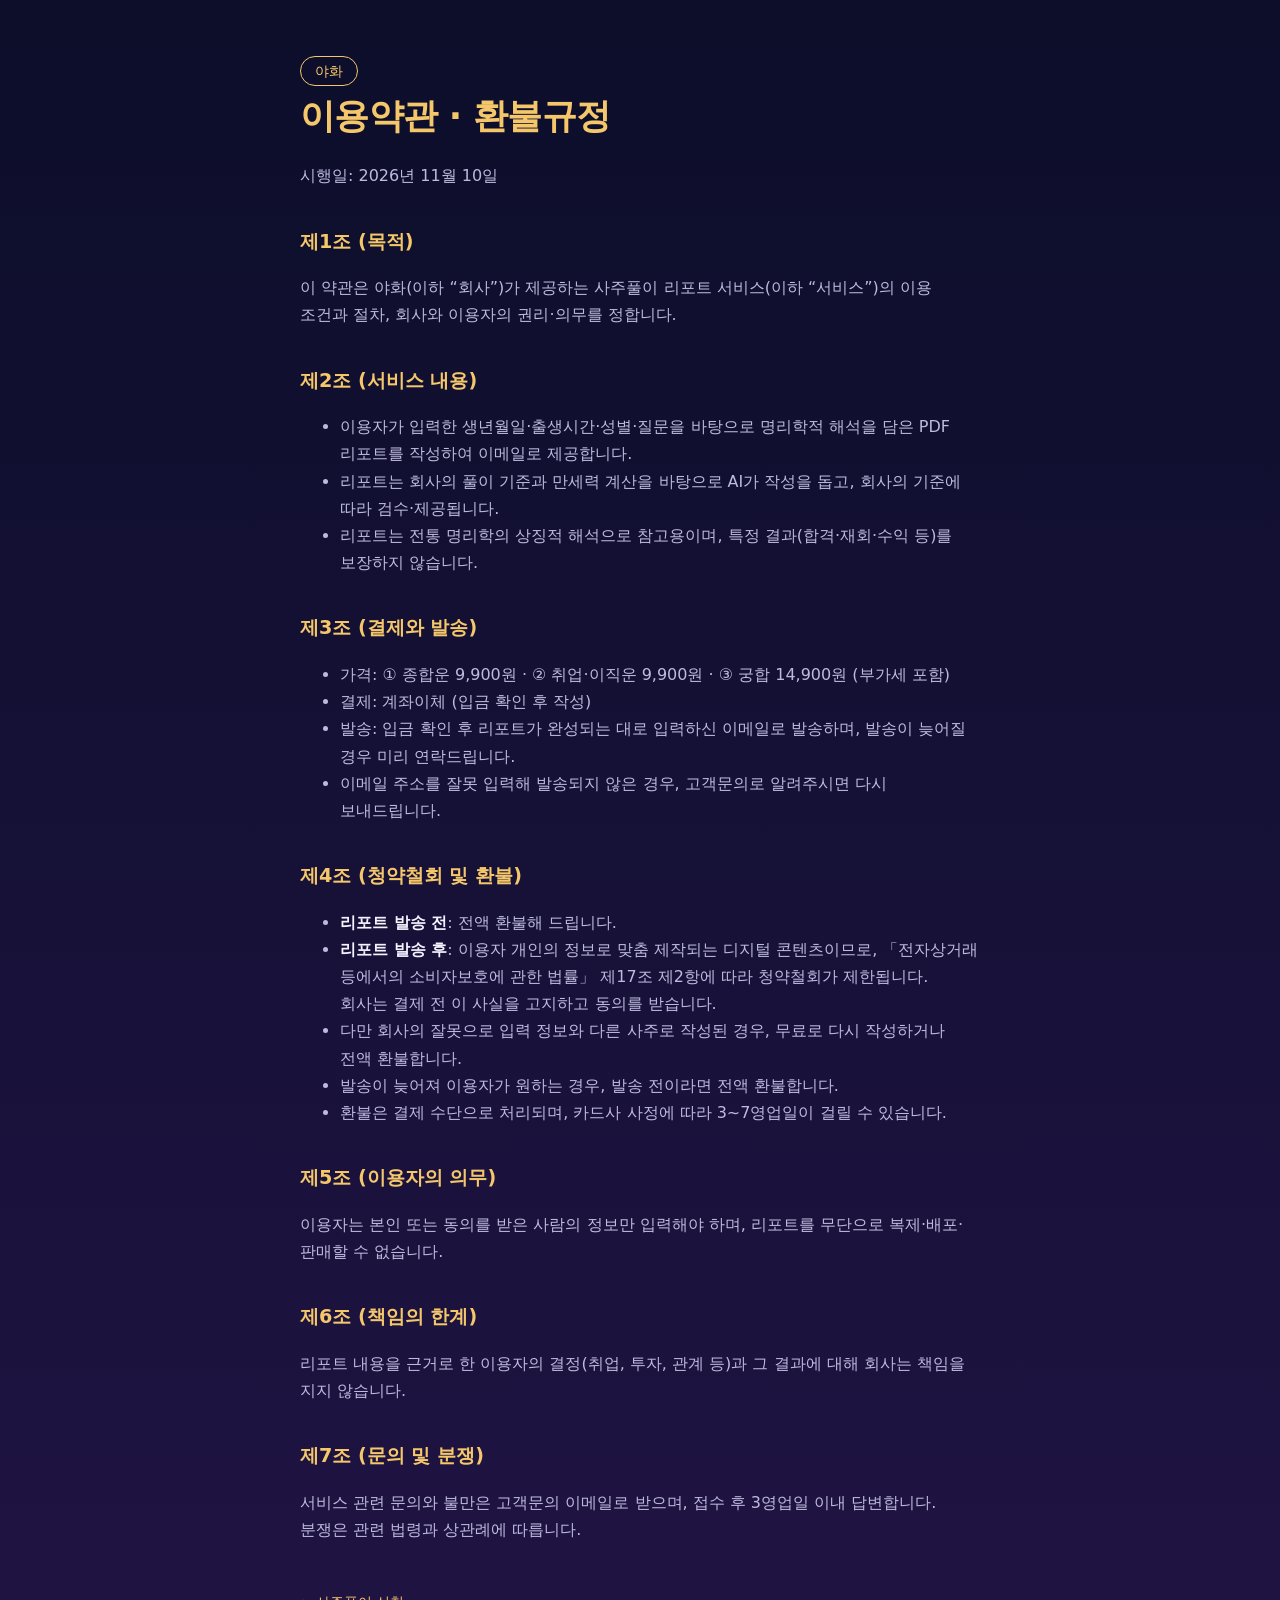
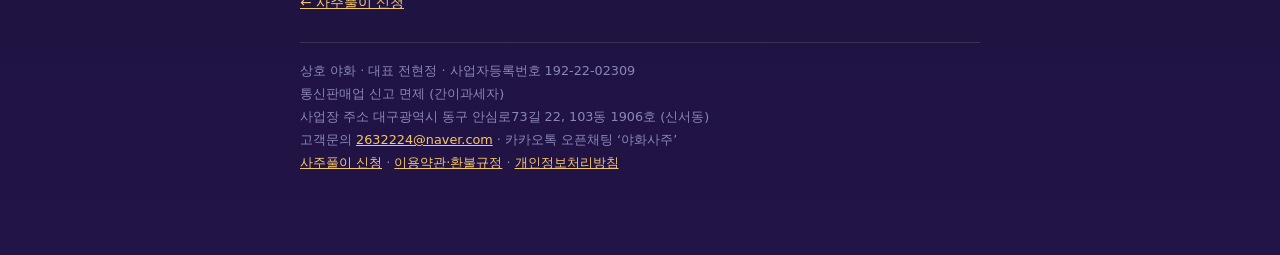
<file: terms.html>
<!doctype html>
<html lang="ko">
<head>
<meta charset="utf-8">
<meta name="viewport" content="width=device-width,initial-scale=1">
<title>이용약관·환불규정 · 야화</title>
<link rel="stylesheet" href="style.css">
</head>
<body>
<main>
  <span class="tag">야화</span>
  <h1>이용약관 · 환불규정</h1>
  <p>시행일: 2026년 11월 10일</p>

  <h2>제1조 (목적)</h2>
  <p>이 약관은 야화(이하 “회사”)가 제공하는 사주풀이 리포트 서비스(이하 “서비스”)의 이용 조건과 절차, 회사와 이용자의 권리·의무를 정합니다.</p>

  <h2>제2조 (서비스 내용)</h2>
  <ul>
    <li>이용자가 입력한 생년월일·출생시간·성별·질문을 바탕으로 명리학적 해석을 담은 PDF 리포트를 작성하여 이메일로 제공합니다.</li>
    <li>리포트는 회사의 풀이 기준과 만세력 계산을 바탕으로 AI가 작성을 돕고, 회사의 기준에 따라 검수·제공됩니다.</li>
    <li>리포트는 전통 명리학의 상징적 해석으로 참고용이며, 특정 결과(합격·재회·수익 등)를 보장하지 않습니다.</li>
  </ul>

  <h2>제3조 (결제와 발송)</h2>
  <ul>
    <li>가격: ① 종합운 9,900원 · ② 취업·이직운 9,900원 · ③ 궁합 14,900원 (부가세 포함)</li>
    <li>결제: 계좌이체 (입금 확인 후 작성)</li>
    <li>발송: 입금 확인 후 리포트가 완성되는 대로 입력하신 이메일로 발송하며, 발송이 늦어질 경우 미리 연락드립니다.</li>
    <li>이메일 주소를 잘못 입력해 발송되지 않은 경우, 고객문의로 알려주시면 다시 보내드립니다.</li>
  </ul>

  <h2 id="refund">제4조 (청약철회 및 환불)</h2>
  <ul>
    <li><strong>리포트 발송 전</strong>: 전액 환불해 드립니다.</li>
    <li><strong>리포트 발송 후</strong>: 이용자 개인의 정보로 맞춤 제작되는 디지털 콘텐츠이므로, 「전자상거래 등에서의 소비자보호에 관한 법률」 제17조 제2항에 따라 청약철회가 제한됩니다. 회사는 결제 전 이 사실을 고지하고 동의를 받습니다.</li>
    <li>다만 회사의 잘못으로 입력 정보와 다른 사주로 작성된 경우, 무료로 다시 작성하거나 전액 환불합니다.</li>
    <li>발송이 늦어져 이용자가 원하는 경우, 발송 전이라면 전액 환불합니다.</li>
    <li>환불은 결제 수단으로 처리되며, 카드사 사정에 따라 3~7영업일이 걸릴 수 있습니다.</li>
  </ul>

  <h2>제5조 (이용자의 의무)</h2>
  <p>이용자는 본인 또는 동의를 받은 사람의 정보만 입력해야 하며, 리포트를 무단으로 복제·배포·판매할 수 없습니다.</p>

  <h2>제6조 (책임의 한계)</h2>
  <p>리포트 내용을 근거로 한 이용자의 결정(취업, 투자, 관계 등)과 그 결과에 대해 회사는 책임을 지지 않습니다.</p>

  <h2>제7조 (문의 및 분쟁)</h2>
  <p>서비스 관련 문의와 불만은 고객문의 이메일로 받으며, 접수 후 3영업일 이내 답변합니다. 분쟁은 관련 법령과 상관례에 따릅니다.</p>

  <footer><a href="report.html">← 사주풀이 신청</a><div data-biz></div></footer>
</main>
<script src="biz.js"></script>
</body>
</html>
</file>
<file: style.css>
:root{--bg:#0c0e2a;--bg2:#221446;--gold:#f5c76b;--text:#f4f2ff;--sub:#bebade}
*{box-sizing:border-box}
body{margin:0;min-height:100vh;background:linear-gradient(180deg,var(--bg),var(--bg2));color:var(--text);
word-break:keep-all;font-family:"Noto Sans KR",system-ui,-apple-system,"Apple SD Gothic Neo","Malgun Gothic",sans-serif;line-height:1.7}
main{max-width:720px;margin:0 auto;padding:56px 20px 80px}
h1{font-size:2.2rem;margin:0 0 4px;color:var(--gold);letter-spacing:-.02em}
h2{font-size:1.2rem;margin:36px 0 8px;color:var(--gold)}
p,li{color:var(--sub)} strong{color:var(--text)}
.tag{display:inline-block;border:1px solid var(--gold);color:var(--gold);border-radius:999px;padding:2px 14px;font-size:.9rem}
.card{background:rgba(255,255,255,.05);border:1px solid rgba(255,255,255,.1);border-radius:16px;padding:20px 24px;margin-top:24px}
a{color:var(--gold)} footer{margin-top:48px;font-size:.85rem;color:#8a86b8}
.calc{display:flex;flex-wrap:wrap;gap:10px;margin-top:12px}
.calc input{flex:1 1 180px;min-width:0;font:inherit;font-size:1.05rem;padding:12px 14px;border-radius:12px;border:1px solid rgba(255,255,255,.25);background:rgba(255,255,255,.08);color:var(--text)}
.calc button{font:inherit;font-weight:700;padding:12px 20px;border:0;border-radius:12px;background:var(--gold);color:#1a1440;cursor:pointer}
.result{margin-top:18px;display:none}
.result.show{display:block}
.big{font-size:3.4rem;line-height:1.1;color:var(--gold);margin:6px 0}
.small{font-size:.85rem;color:#8a86b8}
.seg{display:inline-flex;border:1px solid rgba(255,255,255,.25);border-radius:12px;overflow:hidden;margin-top:6px}
.seg label{padding:10px 18px;cursor:pointer;color:var(--sub)}
.seg input{position:absolute;opacity:0;pointer-events:none}
.seg input:checked+span{color:#1a1440}
.seg label:has(input:checked){background:var(--gold);color:#1a1440;font-weight:700}
.leap{margin-left:12px;color:var(--sub);font-size:.95rem}
.ymd{display:flex;gap:8px;flex:1 1 260px;min-width:0}
.ymd input,.ymd select{flex:1;min-width:0;font:inherit;font-size:1.05rem;padding:12px 10px;border-radius:12px;border:1px solid rgba(255,255,255,.25);background:rgba(255,255,255,.08);color:var(--text)}
.ymd select option{color:#111}
.err{color:#ff9b8a;margin-top:10px;display:none}
.biz{margin-top:28px;padding-top:16px;border-top:1px solid rgba(255,255,255,.12);font-size:.8rem;color:#8a86b8;line-height:1.8}
.price{font-size:2.2rem;color:var(--gold);font-weight:800;margin:4px 0}
.price small{font-size:.9rem;color:var(--sub);font-weight:400}
ol.steps{padding-left:1.2em} ol.steps li{margin:6px 0}
form .row{margin:14px 0}
form label.t{display:block;font-weight:700;color:var(--text);margin-bottom:6px}
form input[type=text],form input[type=email],form input[type=number],form select,form textarea{width:100%;box-sizing:border-box;font:inherit;font-size:1rem;padding:12px;border-radius:12px;border:1px solid rgba(255,255,255,.25);background:rgba(255,255,255,.08);color:var(--text)}
form select option{color:#111}
form textarea{min-height:110px;resize:vertical}
.inline{display:flex;gap:8px;flex-wrap:wrap}.inline>*{flex:1 1 90px;min-width:0}
.check{display:flex;gap:8px;align-items:flex-start;font-size:.92rem;margin:8px 0;color:var(--sub)}
.btn{display:block;width:100%;font:inherit;font-weight:800;font-size:1.1rem;padding:16px;border:0;border-radius:14px;background:var(--gold);color:#1a1440;cursor:pointer;margin-top:12px;text-align:center;text-decoration:none}
.btn[disabled]{opacity:.55;cursor:not-allowed}
.sample{background:rgba(245,199,107,.08);border-left:3px solid var(--gold);padding:12px 16px;border-radius:8px;color:var(--text)}

.prod{display:flex;gap:8px;flex-wrap:wrap}
.prod label{flex:1 1 0;min-width:0}
.prod input{position:absolute;opacity:0;pointer-events:none}
.prod span{display:block;text-align:center;padding:12px 2px;font-size:.92rem;white-space:nowrap;border-radius:12px;border:1px solid rgba(255,255,255,.25);color:var(--sub);font-weight:700;cursor:pointer}
.prod input:checked+span{background:var(--gold);color:#1a1440;border-color:var(--gold)}
</file>
